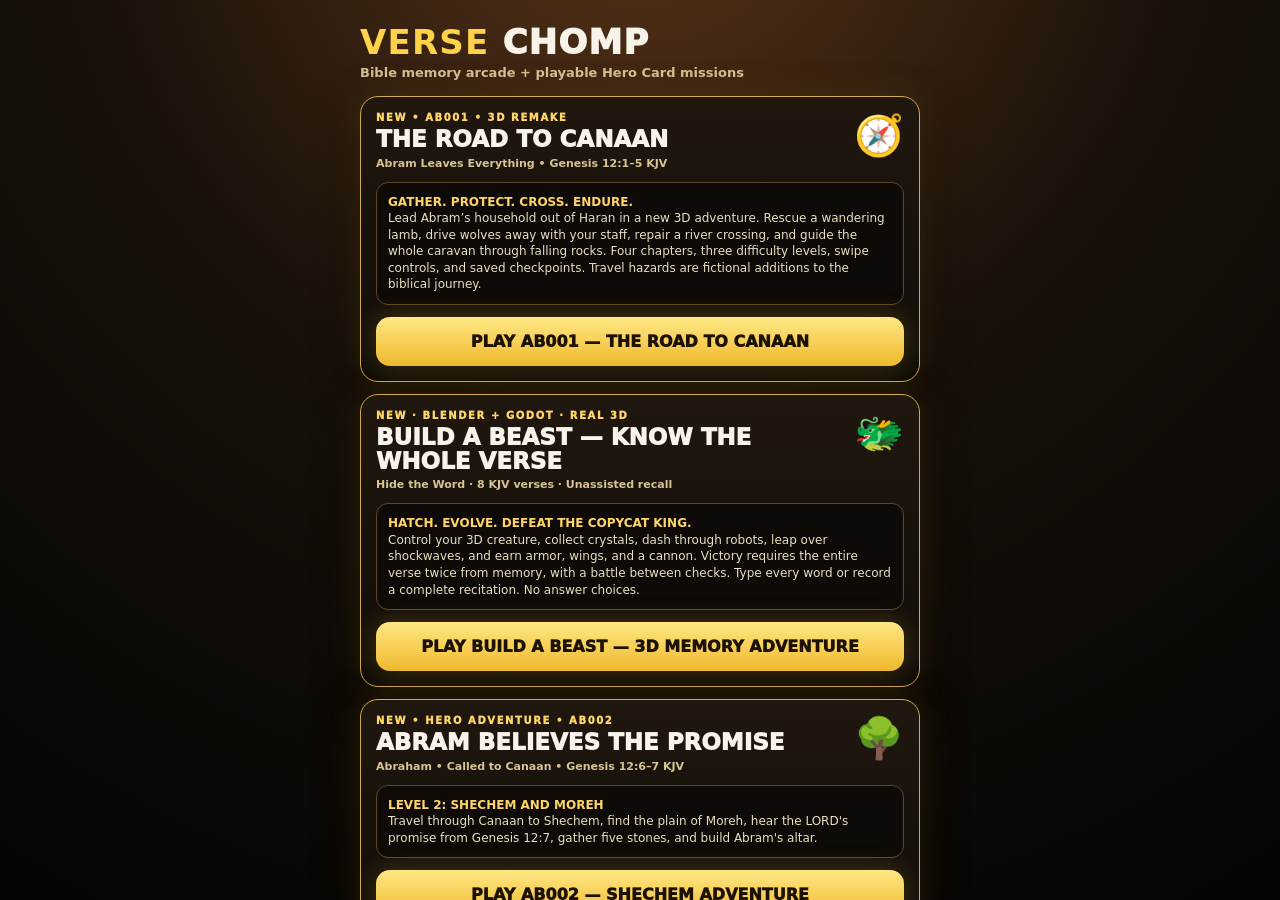
<file: index.html>
<!doctype html>
<html lang="en">
<head>
<meta charset="utf-8">
<meta name="viewport" content="width=device-width,initial-scale=1,viewport-fit=cover,user-scalable=no">
<meta http-equiv="Cache-Control" content="no-cache, no-store, must-revalidate">
<title>Verse Chomp — Hero Missions</title>
<link rel="stylesheet" href="app.css?v=2">
</head>
<body>
<section id="setup"><div class="wrap">
  <div class="logo"><b>VERSE</b> CHOMP</div>
  <div class="sub">Bible memory arcade + playable Hero Card missions</div>

  <div class="card heroCard">
    <div class="heroTop"><div><div class="heroBadge">NEW • AB001 • 3D REMAKE</div><div class="heroTitle">THE ROAD TO CANAAN</div><div class="heroRef">Abram Leaves Everything • Genesis 12:1–5 KJV</div></div><div class="camelMark">🧭</div></div>
    <div class="heroObjective"><b>GATHER. PROTECT. CROSS. ENDURE.</b><br>Lead Abram’s household out of Haran in a new 3D adventure. Rescue a wandering lamb, drive wolves away with your staff, repair a river crossing, and guide the whole caravan through falling rocks. Four chapters, three difficulty levels, swipe controls, and saved checkpoints. Travel hazards are fictional additions to the biblical journey.</div>
    <form action="./godot-ab001/" method="get"><button class="missionStart" type="submit">PLAY AB001 — THE ROAD TO CANAAN</button></form>
  </div>

  <div class="card heroCard">
    <div class="heroTop"><div><div class="heroBadge">NEW · BLENDER + GODOT · REAL 3D</div><div class="heroTitle">BUILD A BEAST — KNOW THE WHOLE VERSE</div><div class="heroRef">Hide the Word · 8 KJV verses · Unassisted recall</div></div><div class="camelMark">🐲</div></div>
    <div class="heroObjective"><b>HATCH. EVOLVE. DEFEAT THE COPYCAT KING.</b><br>Control your 3D creature, collect crystals, dash through robots, leap over shockwaves, and earn armor, wings, and a cannon. Victory requires the entire verse twice from memory, with a battle between checks. Type every word or record a complete recitation. No answer choices.</div>
    <form action="./beast/" method="get"><button class="missionStart" type="submit">PLAY BUILD A BEAST — 3D MEMORY ADVENTURE</button></form>
  </div>


  <div class="card heroCard">
    <div class="heroTop"><div><div class="heroBadge">NEW • HERO ADVENTURE • AB002</div><div class="heroTitle">ABRAM BELIEVES THE PROMISE</div><div class="heroRef">Abraham • Called to Canaan • Genesis 12:6–7 KJV</div></div><div class="camelMark">🌳</div></div>
    <div class="heroObjective"><b>LEVEL 2: SHECHEM AND MOREH</b><br>Travel through Canaan to Shechem, find the plain of Moreh, hear the LORD's promise from Genesis 12:7, gather five stones, and build Abram's altar.</div>
    <form action="./ab002-adventure/" method="get"><button class="missionStart" type="submit">PLAY AB002 — SHECHEM ADVENTURE</button></form>
  </div>



  <div class="card heroCard" hidden>
    <div class="heroTop"><div><div class="heroBadge">HERO MISSION • AB001</div><div class="heroTitle">GET THEE OUT OF THY COUNTRY</div><div class="heroRef">Abraham • Called to Canaan • Genesis 12:1–5 KJV</div></div><div class="camelMark">🐪</div></div>
    <div class="heroObjective"><b>FULL MISSION: LEAVE HARAN</b><br>Search the city, assemble Abram's entire caravan, force the city gate open, survive the road and rocky pass, and lead the caravan all the way into Canaan. The hazards are arcade obstacles; the story objectives follow Genesis 12:1–5.</div>
    <button id="startHero" class="missionStart">PLAY AB001 — FULL MISSION</button>
  </div>
  <div class="card"><h2>NEW IN AB001</h2>
    <div class="feature"><div class="ico">🏘️</div><div><b>A household depending on you</b><small>Find Sarai, Lot, the household, possessions, and animals. Bring everyone to each chapter’s exit.</small></div></div>
    <div class="feature"><div class="ico">🐺</div><div><b>Protect the back of the caravan</b><small>Drive wolves away with your staff, call stragglers, and decide when to spend energy running.</small></div></div>
    <div class="feature"><div class="ico">🌊</div><div><b>A crossing and a rockfall pass</b><small>Collect driftwood, repair the crossing, refill water, and dodge warned rockfall lanes.</small></div></div>
    <div class="feature"><div class="ico">📜</div><div><b>KJV story checkpoints</b><small>Genesis 12:1–5 frames the journey. Added travel encounters are clearly identified as fiction.</small></div></div>
  </div>
  <div class="card"><h2>BATTLE ROYALE</h2>
    <div class="feature"><div class="ico">⚔️</div><div><b>2–4 player endless Verse Chomp race</b><small>Use the same scrolling maze and buffered swipe movement as single-player, chomp the KJV verse in order, survive ghosts and the rising glitch, and trigger Verse Power every four correct words.</small></div></div>
    <form action="./royale/" method="get"><button class="verseStart" type="submit">PLAY BATTLE ROYALE</button></form>
  </div>
  <div class="card"><h2>VERSE CHOMP</h2><div class="feature"><div class="ico">📖</div><div><b>Romans 3:23 fixed-course verse run</b><small>Choose the KJV words in order through permanent word rooms while lions, serpents, wolves, and the closing darkness make every route matter.</small></div></div><button id="startVerse" class="verseStart">START VERSE RUN</button></div>
  <div class="card"><h2>SOUND</h2><div class="setting"><div><strong>Adaptive soundtrack</strong><small>Changes intensity with danger</small></div><button id="musicToggle" class="toggle on">ON</button></div><div class="setting"><div><strong>Music volume</strong></div><input id="volume" type="range" min="0" max="100" value="48"></div></div>
  <div class="note">Best in landscape. Swipe anywhere; turns are buffered before intersections.</div>
</div></section>

<section id="game">
  <div id="hud"><div id="ref">AB001 <em>HERO MISSION</em></div><div class="centerHud"><div id="zone" class="zone">HARAN</div><div id="objective" class="objective">ASSEMBLE THE CARAVAN</div></div><div class="stats"><span>♥ <b id="lives">3</b></span><span>★ <b id="score">0</b></span><span id="powerStat">⚡ <b id="power">0/4</b></span><button id="exit">✕</button></div></div>
  <canvas id="canvas"></canvas>
  <div id="missionStrip"><div class="missionHead"><span id="missionText">GATHER EVERYONE AND EVERYTHING</span><span id="missionCount">0/8</span></div><div class="missionBar"><i id="missionBarFill"></i></div></div>
  <div id="queue">•</div><div id="flash"></div><div id="hint">SWIPE TO MOVE<small>Swipe early — your turn is buffered.</small></div>
  <div id="story"><div class="storyCard"><div id="storyKicker" class="storyKicker">GENESIS 12:1 KJV</div><h1 id="storyTitle">THE CALL</h1><div id="storyVerse" class="scripture"></div><p id="storyText"></p><button id="storyGo">BEGIN MISSION</button></div></div>
  <div id="rotate"><div><div class="phone">📱</div><h2>Turn Sideways</h2><p>This mission is built for landscape.</p></div></div>
  <div id="end"><div class="endCard"><h1 id="endTitle">MISSION COMPLETE!</h1><p id="endText"></p><button id="again" class="again">PLAY AGAIN</button><button id="back" class="back">BACK TO MENU</button></div></div>
</section>
<script src="app.js?v=4"></script>
<script src="verse-upgrade.js?v=1"></script>
<script src="hero-art.js?v=3"></script>
<script src="dust-devil-fix.js?v=3"></script>
<script src="verse-predator-fix.js?v=2"></script>
<script src="verse-spent-words-fix.js?v=2"></script>
<script src="ab001-remake-link.js?v=1"></script>
</body>
</html>
</file>
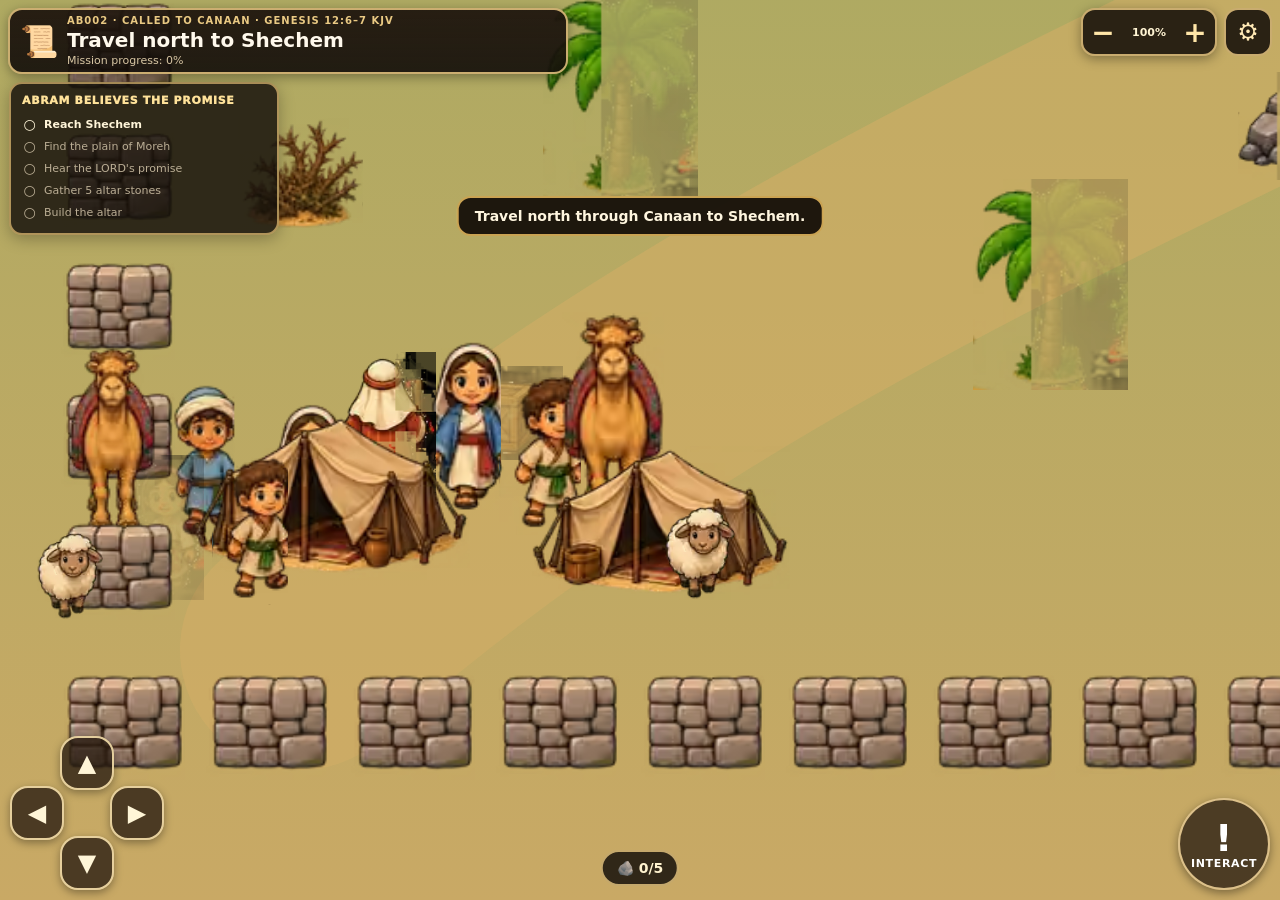
<file: ab002-adventure/index.html>
<!doctype html>
<html lang="en">
<head>
<meta charset="utf-8">
<meta name="viewport" content="width=device-width,initial-scale=1,viewport-fit=cover,user-scalable=no">
<meta http-equiv="Cache-Control" content="no-cache, no-store, must-revalidate">
<meta name="theme-color" content="#17120d">
<title>AB002 — Abram Believes the Promise</title>
<link rel="stylesheet" href="style.css?v=1">
</head>
<body>
<main id="gameShell" aria-label="AB002 Abraham adventure game">
  <canvas id="game" aria-label="Top-down Shechem adventure"></canvas>

  <section id="hud">
    <div class="missionCard">
      <div class="scrollIcon">📜</div>
      <div class="missionText">
        <div class="eyebrow">AB002 · CALLED TO CANAAN · GENESIS 12:6–7 KJV</div>
        <div id="objective">Travel to Shechem</div>
        <div id="progressText">Mission progress: 0%</div>
      </div>
    </div>
    <div class="topButtons">
      <div class="zoomBox" aria-label="Zoom controls">
        <button id="zoomOutButton" type="button" aria-label="Zoom out">−</button>
        <span id="zoomLevel">100%</span>
        <button id="zoomInButton" type="button" aria-label="Zoom in">+</button>
      </div>
      <button id="menuButton" class="roundButton" type="button" aria-label="Pause">⚙️</button>
    </div>
  </section>

  <section id="goalsPanel" aria-label="Mission goals">
    <div class="goalsTitle">ABRAM BELIEVES THE PROMISE</div>
    <div id="goal1" class="goal active"><span>○</span> Reach Shechem</div>
    <div id="goal2" class="goal"><span>○</span> Find the plain of Moreh</div>
    <div id="goal3" class="goal"><span>○</span> Hear the LORD's promise</div>
    <div id="goal4" class="goal"><span>○</span> Gather 5 altar stones</div>
    <div id="goal5" class="goal"><span>○</span> Build the altar</div>
  </section>

  <div id="stoneCounter" aria-live="polite">🪨 <b id="stones">0</b>/5</div>
  <div id="toast" role="status" aria-live="assertive"></div>

  <section id="controls" aria-label="Game controls">
    <div class="dpad">
      <button type="button" class="dir up" data-dir="up">▲</button>
      <button type="button" class="dir left" data-dir="left">◀</button>
      <button type="button" class="dir right" data-dir="right">▶</button>
      <button type="button" class="dir down" data-dir="down">▼</button>
    </div>
    <button id="interactButton" type="button" aria-label="Interact"><span class="bang">!</span><span>INTERACT</span></button>
  </section>

  <section id="loading" class="overlay visible" role="dialog">
    <div class="overlayCard compact">
      <div class="bigIcon">🌳</div>
      <div class="eyebrow">HERO CARD #2 · AB002</div>
      <h1>ABRAM BELIEVES THE PROMISE</h1>
      <p>Genesis 12:6–7</p>
      <div id="loadText">Loading custom Abraham adventure art…</div>
    </div>
  </section>

  <section id="scripture" class="overlay" role="dialog" aria-modal="true">
    <div class="overlayCard scriptureCard">
      <div class="eyebrow">GENESIS 12:7 · KJV</div>
      <h2>THE PROMISE AT SHECHEM</h2>
      <blockquote>“And the LORD appeared unto Abram, and said, Unto thy seed will I give this land: and there builded he an altar unto the LORD, who appeared unto him.”</blockquote>
      <p>Abram owns none of the land yet, but he believes the promise. Now gather stones and build the altar.</p>
      <button id="continueButton" class="primaryButton" type="button">CONTINUE MISSION</button>
    </div>
  </section>

  <section id="pause" class="overlay" role="dialog">
    <div class="overlayCard compact">
      <div class="bigIcon">🗺️</div><h2>MISSION PAUSED</h2>
      <button id="resumeButton" class="primaryButton" type="button">RESUME</button>
      <button id="restartButton" class="secondaryButton" type="button">RESTART AB002</button>
      <p><a href="../">BACK TO TEST GAMES</a></p>
    </div>
  </section>

  <section id="complete" class="overlay" role="dialog">
    <div class="overlayCard completeCard">
      <div class="bigIcon">⭐</div>
      <div class="eyebrow">HERO CARD #2 · AB002</div>
      <h1>MISSION COMPLETE</h1>
      <p>Abram reached Shechem, believed God's promise, and built an altar unto the LORD.</p>
      <div class="earned">AB002 EARNED</div>
      <button id="playAgainButton" class="primaryButton" type="button">PLAY AGAIN</button>
      <a class="nextButton" href="../">BACK TO TEST GAMES</a>
    </div>
  </section>
</main>
<script src="game.js?v=1"></script>
</body>
</html>
</file>
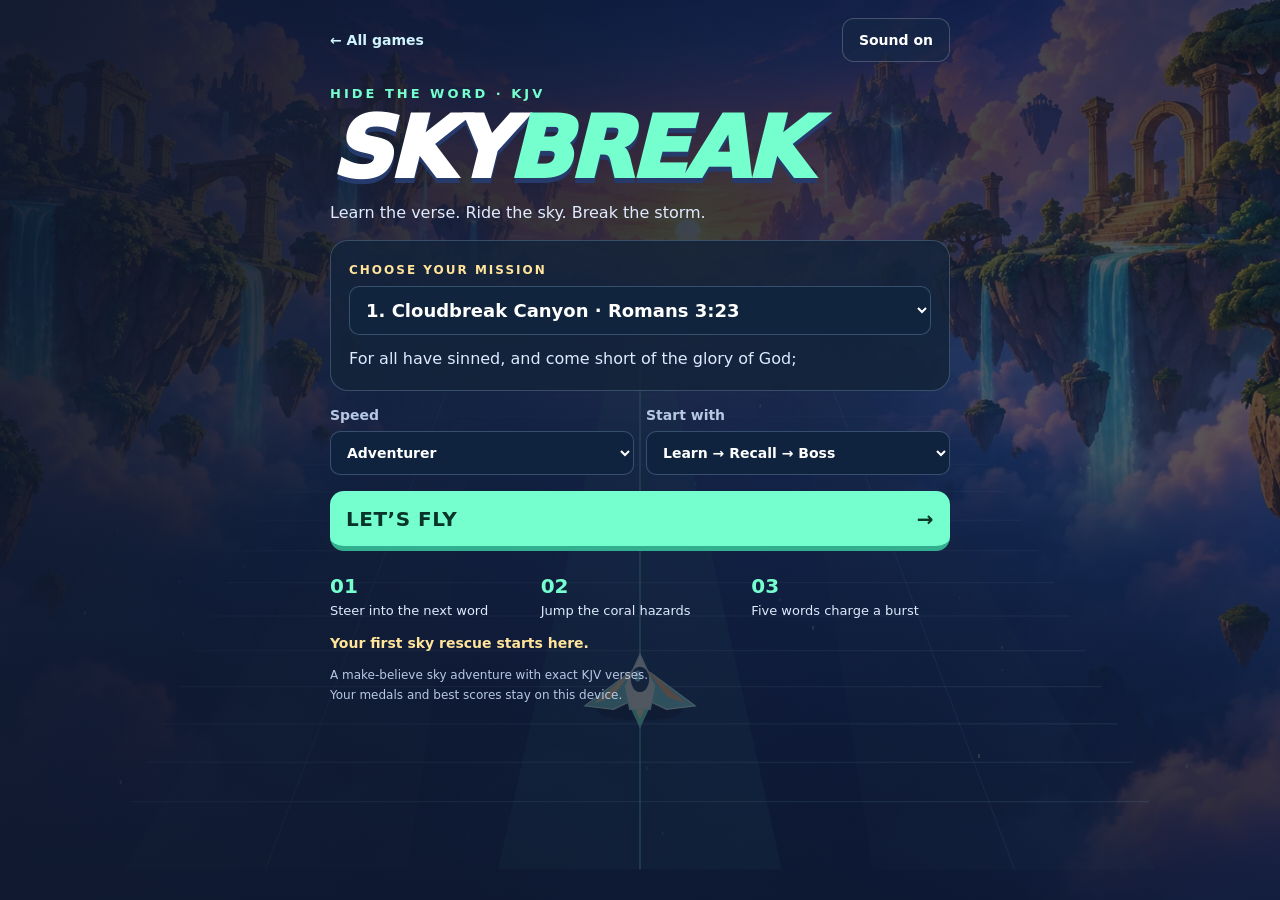
<file: skybreak/index.html>
<!doctype html>
<html lang="en">
<head>
  <meta charset="utf-8">
  <meta name="viewport" content="width=device-width,initial-scale=1,viewport-fit=cover">
  <meta name="theme-color" content="#101831">
  <meta name="description" content="A swipe-controlled KJV Bible memory sky adventure. Dodge, jump, collect the verse, and break the storm.">
  <title>Hide the Word: Skybreak</title>
  <link rel="stylesheet" href="style.css?v=1">
</head>
<body>
<main id="app">
  <canvas id="world" aria-label="Skybreak game: swipe left or right to change lanes, up to jump, down to burst. You can also tap the lane buttons."></canvas>
  <header id="hud" hidden>
    <div class="hudline"><span class="brand">SKYBREAK</span><span id="stageLabel"></span><button id="pauseBtn" aria-label="Pause game">Ⅱ</button></div>
    <div class="hudline stats"><span id="health"></span><span id="score">0</span><span id="combo">×1</span></div>
    <div class="versepanel"><div class="versehead"><b id="reference"></b><span id="wordCount"></span></div><p id="verse"></p></div>
    <div id="bossHud" hidden><span>STORM ENGINE</span><progress id="bossBar" max="100" value="100"></progress></div>
  </header>
  <div id="announcement" role="status" aria-live="polite"></div>
  <div id="target" hidden><span id="targetLabel">NEXT WORD</span><strong id="targetWord"></strong></div>
  <footer id="controls" hidden>
    <div class="actionrow"><button id="hintBtn">Reveal word</button><button id="jumpBtn">↑ JUMP</button><button id="burstBtn">↓ BURST <span id="charge">0/5</span></button></div>
    <div id="lanes" class="lanebuttons"><button data-lane="0" aria-label="Left lane"></button><button data-lane="1" aria-label="Middle lane"></button><button data-lane="2" aria-label="Right lane"></button></div>
    <p id="controlHint">Swipe ← → to steer · ↑ jump · ↓ burst</p>
  </footer>
  <section id="menu" class="screen">
    <div class="menucontent">
      <div class="topline"><a href="../">← All games</a><button id="soundBtn" aria-pressed="true">Sound on</button></div>
      <div class="titleblock"><p class="eyebrow">HIDE THE WORD · KJV</p><h1>SKY<span>BREAK</span></h1><p class="tagline">Learn the verse. Ride the sky. Break the storm.</p></div>
      <div class="missionselect"><label for="mission">CHOOSE YOUR MISSION</label><select id="mission"></select><p id="missionVerse"></p></div>
      <div class="optionrow"><label>Speed<select id="difficulty"><option value="easy">Explorer</option><option value="normal" selected>Adventurer</option><option value="hard">Sky legend</option></select></label><label>Start with<select id="startMode"><option value="0">Learn → Recall → Boss</option><option value="1">Recall → Boss</option><option value="2">Boss challenge</option></select></label></div>
      <button id="playBtn" class="primary">LET’S FLY <span>→</span></button>
      <div class="how"><span><b>01</b> Steer into the next word</span><span><b>02</b> Jump the coral hazards</span><span><b>03</b> Five words charge a burst</span></div>
      <p id="record" class="record"></p><p class="smallprint">A make-believe sky adventure with exact KJV verses.<br>Your medals and best scores stay on this device.</p>
    </div>
  </section>
  <section id="overlay" class="screen" hidden role="dialog" aria-modal="true" aria-labelledby="overlayTitle"><div class="dialog"><p id="overlayKicker" class="eyebrow"></p><h2 id="overlayTitle"></h2><div id="overlayBody"></div><div id="overlayActions"></div></div></section>
</main>
<script src="core.js?v=1"></script>
<script src="game.js?v=1"></script>
</body></html>
</file>
<file: app.css>
:root{--gold:#ffd24a;--cream:#fff3c7;--ink:#f7f3e8;--muted:#b9b08c;--panel:#16130f;--line:#68522d;--good:#7ff0a5;--bad:#ff7474}
*{box-sizing:border-box;-webkit-tap-highlight-color:transparent}
html,body{margin:0;width:100%;height:100%;overflow:hidden;background:#050403;color:var(--ink);font-family:system-ui,-apple-system,"Segoe UI",sans-serif}
button,input{font:inherit}
#setup{position:fixed;inset:0;overflow:auto;padding:18px;background:radial-gradient(circle at 50% -15%,#5b3519,#18110a 46%,#050403)}
.wrap{width:min(100%,560px);margin:auto}.logo{font-size:34px;font-weight:1000;letter-spacing:.035em;margin-top:4px}.logo b{color:var(--gold)}
.sub{color:#d0bd91;font-weight:750;font-size:13px;margin:3px 0 16px}.card{background:linear-gradient(#20170f,#100d09);border:1px solid #7b5f34;border-radius:18px;padding:15px;margin-bottom:12px;box-shadow:0 14px 42px #0009}
.heroCard{border-color:#d1a84a;box-shadow:0 0 34px #e4a82a25,0 16px 44px #0009}.heroTop{display:flex;justify-content:space-between;gap:12px;align-items:flex-start}.heroBadge{font-size:10px;font-weight:1000;letter-spacing:.16em;color:#ffd568}.heroTitle{font-size:23px;font-weight:1000;line-height:1.03;margin-top:5px}.heroRef{font-size:11px;color:#d7c394;font-weight:800;margin-top:5px}.heroObjective{margin-top:12px;padding:11px;border-radius:12px;background:#0d0a07;border:1px solid #5e4728;color:#e9dec2;font-size:12px;line-height:1.38}.heroObjective b{color:#ffd568}.missionStart,.verseStart{width:100%;border:0;border-radius:14px;padding:15px;margin-top:12px;font-weight:1000}.missionStart{background:linear-gradient(#ffe884,#efb82d);color:#1d1202;box-shadow:0 0 26px #ffc83c38}.verseStart{background:#28345d;color:white}
.card h2{font-size:11px;letter-spacing:.14em;color:#d9c59a;margin:0 0 10px}.feature{display:flex;gap:10px;align-items:flex-start;padding:8px 0;border-bottom:1px solid #362a19}.feature:last-child{border:0}.ico{font-size:23px}.feature b{font-size:13px}.feature small{display:block;color:#aa9b78;line-height:1.3;margin-top:2px}.setting{display:flex;align-items:center;justify-content:space-between;gap:12px;margin:10px 0}.setting strong{font-size:13px}.setting small{display:block;color:#9d8d6e;margin-top:2px}.toggle{border:1px solid #806335;background:#1d160d;color:#fff0bf;border-radius:10px;padding:8px 11px;font-weight:900}.toggle.on{background:#493719;border-color:#d7ad55}input[type=range]{width:180px;accent-color:var(--gold)}.note{text-align:center;color:#96866a;font-size:11px;line-height:1.4;margin-top:8px}
#game{display:none;position:fixed;inset:0;background:#030303;touch-action:none;user-select:none;-webkit-user-select:none}body.playing #setup{display:none}body.playing #game{display:block}
#hud{position:absolute;z-index:30;left:0;right:0;top:0;height:42px;background:rgba(8,6,3,.96);border-bottom:1px solid #725629;display:grid;grid-template-columns:auto 1fr auto;align-items:center;gap:8px;padding:0 8px}
#ref{font-weight:1000;font-size:11px;letter-spacing:.055em;white-space:nowrap;color:#ffe39a}#ref em{font-style:normal;color:#91e8a7;font-size:8px}.centerHud{min-width:0}.zone{font-size:9px;font-weight:1000;letter-spacing:.12em;color:#e9c96f;text-align:center}.objective{font-size:11px;font-weight:950;white-space:nowrap;overflow:hidden;text-overflow:ellipsis;text-align:center}.stats{display:flex;align-items:center;gap:7px;font-size:9px;font-weight:1000;white-space:nowrap;color:#c6b993}.stats b{color:white}#exit{border:0;border-radius:8px;padding:5px 7px;background:#2a2114;color:#f7e8bd;font-weight:1000}
#canvas{position:absolute;left:0;right:0;top:42px;bottom:0;width:100vw;height:calc(100vh - 42px);display:block;background:#050403}
#missionStrip{position:absolute;z-index:26;top:48px;left:50%;transform:translateX(-50%);width:min(72vw,540px);padding:7px 10px;border-radius:12px;background:#0b0805df;border:1px solid #9a7538;pointer-events:none}.missionHead{display:flex;justify-content:space-between;gap:12px;font-size:9px;font-weight:1000;letter-spacing:.05em;color:#fff1c5}.missionBar{height:4px;background:#3a2b17;border-radius:9px;margin-top:5px;overflow:hidden}.missionBar i{display:block;height:100%;width:0;background:#ffd24a;transition:.25s}
#queue{position:absolute;z-index:27;left:10px;bottom:10px;width:42px;height:42px;border-radius:50%;display:grid;place-items:center;background:#0b0906dd;border:1px solid #947039;color:#ffd24a;font-size:27px;font-weight:1000;pointer-events:none}
#flash{position:absolute;z-index:35;left:50%;top:52%;transform:translate(-50%,-50%);background:#0c0906ef;border:1px solid #c79a45;border-radius:999px;padding:9px 15px;font-weight:1000;opacity:0;transition:.14s;pointer-events:none;white-space:nowrap}#flash.show{opacity:1}#flash.good{color:#b9ffd0;border-color:#66d58c}#flash.bad{color:#ffb4b4;border-color:#e85a5a}
#hint{position:absolute;z-index:28;left:50%;bottom:16px;transform:translateX(-50%);background:#090704e8;border:1px solid #876632;border-radius:14px;padding:9px 14px;text-align:center;font-weight:900;pointer-events:none;transition:.3s;font-size:12px}#hint small{display:block;color:#b3a27f;font-weight:700;margin-top:2px}#hint.hide{opacity:0;transform:translate(-50%,15px)}
#story{display:none;position:absolute;z-index:45;inset:42px 0 0;background:radial-gradient(circle at 50% 35%,#5d3a1d,#150f08 54%,#050403);place-items:center;padding:18px;text-align:center}#story.show{display:grid}.storyCard{width:min(92vw,560px);border:1px solid #c3943e;background:#120d08ee;border-radius:20px;padding:20px;box-shadow:0 20px 80px #000}.storyKicker{font-size:10px;font-weight:1000;letter-spacing:.18em;color:#f3c85c}.storyCard h1{font-size:28px;line-height:1.02;margin:7px 0}.storyCard p{color:#dfd0ae;line-height:1.45;font-size:13px}.scripture{padding:11px;margin:12px 0;background:#0b0805;border:1px solid #59411f;border-radius:12px;color:#fff0c6;font-family:Georgia,serif;font-size:14px}.storyCard button{width:100%;border:0;border-radius:13px;padding:13px;background:linear-gradient(#ffe788,#eeb42e);color:#201300;font-weight:1000}
#rotate{display:none;position:absolute;z-index:60;inset:42px 0 0;background:#050403f5;place-items:center;text-align:center;padding:30px}#rotate .phone{font-size:56px;transform:rotate(90deg)}#rotate h2{margin:8px 0 4px}#rotate p{margin:0;color:#bba980;font-weight:700}
#end{display:none;position:absolute;z-index:55;inset:42px 0 0;background:#040302ee;place-items:center;padding:20px;text-align:center}#end.show{display:grid}.endCard{width:min(90vw,460px);padding:22px;background:#151008;border:1px solid #c99b43;border-radius:20px;box-shadow:0 18px 70px #000}.endCard h1{margin:0;color:#ffd45e;font-size:30px}.endCard p{color:#d9cbaa;line-height:1.45}.endCard button{width:100%;border:0;border-radius:13px;padding:13px;margin-top:8px;font-weight:1000}.again{background:linear-gradient(#ffe784,#efb62f);color:#1b1102}.back{background:#2b2418;color:#f9edca}
@media(orientation:portrait){body.playing #rotate{display:grid}}
.camelMark{font-size:40px}
</file>
<file: ab002-adventure/style.css>
:root{color-scheme:dark;font-family:Inter,ui-sans-serif,system-ui,-apple-system,BlinkMacSystemFont,"Segoe UI",sans-serif;--ink:#fff7e4;--gold:#e9b74a;--gold2:#ffd978;--panel:rgba(24,18,12,.9)}
*{box-sizing:border-box;-webkit-tap-highlight-color:transparent}html,body{margin:0;width:100%;height:100%;overflow:hidden;background:#15100b}body{overscroll-behavior:none}button{font:inherit}#gameShell{position:relative;width:100%;height:100%;overflow:hidden;background:#15100b;touch-action:none;user-select:none}#game{display:block;width:100%;height:100%;background:#b8a35f}
#hud{position:absolute;z-index:12;top:max(8px,env(safe-area-inset-top));left:max(8px,env(safe-area-inset-left));right:max(8px,env(safe-area-inset-right));display:flex;justify-content:space-between;gap:8px;pointer-events:none}.missionCard{pointer-events:none;display:flex;align-items:center;width:min(560px,calc(100% - 210px));min-height:60px;padding:6px 10px;border:2px solid rgba(246,211,137,.8);border-radius:14px;background:linear-gradient(180deg,rgba(31,22,14,.95),rgba(19,14,10,.91));box-shadow:0 3px 12px rgba(0,0,0,.35)}.scrollIcon{font-size:31px;margin-right:8px}.missionText{min-width:0;line-height:1.05}.eyebrow{font-size:10px;letter-spacing:.1em;font-weight:900;color:#e9c983;text-transform:uppercase}#objective{margin-top:3px;font-weight:900;font-size:clamp(14px,2.5vw,20px);color:#fff9ec;white-space:nowrap;overflow:hidden;text-overflow:ellipsis}#progressText{margin-top:4px;font-size:11px;color:#d9c7a5}.topButtons{display:flex;align-items:flex-start;gap:7px;pointer-events:auto}.zoomBox{height:48px;display:flex;align-items:center;border:2px solid rgba(246,211,137,.78);border-radius:14px;overflow:hidden;background:rgba(27,20,13,.91);box-shadow:0 3px 12px rgba(0,0,0,.35)}.zoomBox button{width:40px;height:44px;border:0;background:transparent;color:#ffe6a8;font-size:28px;font-weight:900}.zoomBox button:active{background:rgba(199,143,55,.35)}#zoomLevel{width:52px;text-align:center;font-size:11px;font-weight:900;color:#fff5d4}.roundButton{width:48px;height:48px;border:2px solid rgba(246,211,137,.78);border-radius:14px;background:rgba(27,20,13,.91);color:#ffe9b5;font-size:24px}
#goalsPanel{position:absolute;z-index:11;left:max(9px,env(safe-area-inset-left));top:82px;width:min(270px,44vw);padding:10px 11px;border:2px solid rgba(244,205,125,.65);border-radius:13px;background:rgba(22,17,11,.84);box-shadow:0 4px 16px rgba(0,0,0,.27);pointer-events:none}.goalsTitle{font-size:11px;font-weight:1000;color:#ffe29a;letter-spacing:.06em;margin-bottom:6px}.goal{font-size:11px;color:#bbae95;padding:3px 0;display:flex;gap:7px;align-items:center}.goal span{font-size:14px;width:15px;text-align:center}.goal.active{color:#fff5d9;font-weight:900}.goal.done{color:#91e9aa;text-decoration:line-through;opacity:.8}
#stoneCounter{position:absolute;z-index:11;left:50%;bottom:max(14px,env(safe-area-inset-bottom));transform:translateX(-50%);padding:8px 14px;border-radius:999px;border:2px solid rgba(246,211,137,.75);background:rgba(24,18,12,.86);font-weight:900;color:#fff3cf;font-size:14px;pointer-events:none}#toast{position:absolute;z-index:18;left:50%;top:24%;transform:translate(-50%,-50%) scale(.96);max-width:min(84%,540px);padding:10px 16px;border-radius:14px;background:rgba(22,15,9,.95);border:2px solid rgba(244,198,101,.8);color:#fff6df;font-size:14px;font-weight:800;text-align:center;opacity:0;transition:opacity .18s ease,transform .18s ease;pointer-events:none}#toast.show{opacity:1;transform:translate(-50%,-50%) scale(1)}
#controls{position:absolute;z-index:14;inset:auto max(10px,env(safe-area-inset-right)) max(10px,env(safe-area-inset-bottom)) max(10px,env(safe-area-inset-left));display:flex;align-items:flex-end;justify-content:space-between;pointer-events:none}.dpad{position:relative;width:154px;height:154px;pointer-events:auto}.dir{position:absolute;width:54px;height:54px;border:2px solid rgba(255,232,177,.86);border-radius:18px;color:#fff5d7;background:rgba(40,28,17,.78);box-shadow:0 3px 9px rgba(0,0,0,.35);font-size:24px;font-weight:900;touch-action:none}.dir:active,.dir.active{background:rgba(151,101,44,.9);transform:scale(.96)}.dir.up{left:50px;top:0}.dir.down{left:50px;bottom:0}.dir.left{left:0;top:50px}.dir.right{right:0;top:50px}#interactButton{pointer-events:auto;width:92px;height:92px;border:2px solid rgba(255,226,163,.8);border-radius:50%;background:rgba(40,28,17,.77);color:white;font-weight:900;font-size:11px;letter-spacing:.06em;display:flex;flex-direction:column;align-items:center;justify-content:center;touch-action:none;box-shadow:0 3px 10px rgba(0,0,0,.4)}#interactButton .bang{font-size:38px;line-height:1}#interactButton:active{transform:scale(.96)}
.overlay{position:absolute;z-index:30;inset:0;display:none;place-items:center;padding:16px;background:rgba(9,7,5,.73);overflow:auto}.overlay.visible{display:grid}.overlayCard{width:min(620px,94vw);max-height:92vh;overflow:auto;padding:18px;border:3px solid #d5a649;border-radius:22px;background:linear-gradient(180deg,rgba(55,39,22,.98),rgba(24,17,11,.99));color:#fff4dc;text-align:center;box-shadow:0 16px 50px rgba(0,0,0,.5),inset 0 0 0 2px rgba(255,231,174,.12)}.overlayCard h1,.overlayCard h2{margin:5px 0 9px;color:#ffe4a0;line-height:1}.overlayCard h1{font-size:clamp(28px,6vw,46px)}.overlayCard h2{font-size:28px}.overlayCard p{margin:8px auto 14px;max-width:540px;line-height:1.4;color:#eee0c4}.overlayCard blockquote{margin:15px auto;padding:15px;max-width:560px;border-left:4px solid #d9a13f;background:rgba(255,243,211,.08);font:700 clamp(18px,3vw,25px)/1.35 Georgia,serif;color:#fff8e7}.bigIcon{font-size:52px}.primaryButton,.secondaryButton,.nextButton{display:inline-flex;align-items:center;justify-content:center;min-height:48px;min-width:180px;padding:10px 18px;margin:5px;border-radius:14px;font-weight:1000;letter-spacing:.04em;text-decoration:none}.primaryButton{border:2px solid #ffe2a0;background:linear-gradient(#d9a13f,#a86a24);color:#1a1007}.secondaryButton,.nextButton{border:2px solid #8d785b;background:#2f261d;color:#fff4dc}.earned{display:inline-block;margin:3px 0 10px;padding:8px 14px;border-radius:999px;background:#1c5d35;border:2px solid #79d89d;color:#eaffef;font-weight:1000;letter-spacing:.09em}.compact{width:min(430px,92vw)}.overlayCard a{color:#ffe4a0;font-weight:900}
@media(max-height:430px){.missionCard{min-height:50px;width:min(500px,calc(100% - 195px))}.eyebrow{font-size:8px}#objective{font-size:13px}#progressText{font-size:9px}#goalsPanel{top:68px;padding:6px 8px;width:230px}.goalsTitle{font-size:9px}.goal{font-size:9px;padding:1px 0}.dpad{width:126px;height:126px}.dir{width:46px;height:46px;border-radius:15px;font-size:20px}.dir.up,.dir.down{left:40px}.dir.left,.dir.right{top:40px}#interactButton{width:76px;height:76px;font-size:9px}.zoomBox{height:42px}.zoomBox button{width:34px;height:38px}.roundButton{width:42px;height:42px}.overlayCard{padding:10px 14px}.overlayCard blockquote{font-size:16px;margin:8px auto;padding:8px}.overlayCard p{font-size:12px;margin:5px auto 8px}.primaryButton,.secondaryButton,.nextButton{min-height:42px;padding:7px 13px}}
@media(max-width:620px) and (orientation:portrait){.missionCard{width:calc(100% - 185px)}#goalsPanel{width:56vw}.goalsTitle{font-size:9px}.goal{font-size:9px}.dpad{width:140px;height:140px}.dir{width:50px;height:50px}.dir.up,.dir.down{left:45px}.dir.left,.dir.right{top:45px}#interactButton{width:82px;height:82px}}
</file>
<file: skybreak/style.css>
:root{color-scheme:dark;--ink:#111a35;--mint:#75ffce;--gold:#ffe49a;--muted:#b7c8e5;--pink:#ff7e99;font-family:ui-rounded,"Trebuchet MS",system-ui,sans-serif}*{box-sizing:border-box}body{margin:0;background:#101831;color:#fff}button,select,a{-webkit-tap-highlight-color:transparent}button,select{font:inherit}button,a,select{touch-action:manipulation}button{cursor:pointer;border:1px solid #ffffff35;background:#142443e8;color:#fff;border-radius:12px;min-height:44px;font-weight:800;padding:10px 16px}button:hover{filter:brightness(1.15)}button:active{transform:translateY(2px)}button:focus-visible,a:focus-visible,select:focus-visible{outline:3px solid var(--mint);outline-offset:3px}button:disabled{opacity:.5;cursor:default}a{color:#d0f5ff;text-decoration:none;font-weight:700}#app{height:100svh;height:100dvh;position:relative;overflow:hidden;isolation:isolate}#world{display:block;width:100%;height:100%;touch-action:none}body.playing{overscroll-behavior:none}.screen{position:absolute;inset:0;overflow-y:auto;overscroll-behavior:contain;background:linear-gradient(110deg,#10182bef,#10182b8a);padding:max(18px,env(safe-area-inset-top)) max(18px,env(safe-area-inset-right)) max(22px,env(safe-area-inset-bottom)) max(18px,env(safe-area-inset-left))}.menucontent{width:min(100%,620px);margin:auto}.topline{display:flex;align-items:center;justify-content:space-between;gap:12px;font-size:14px}.topline button{background:#16274490;font-size:14px}.titleblock{padding:24px 0 18px}.eyebrow{font-size:13px;letter-spacing:3px;font-weight:900;color:var(--mint);margin:0 0 10px}h1{font-size:clamp(50px,13vw,85px);line-height:.85;letter-spacing:-4px;margin:12px 0 18px;font-weight:1000;font-style:italic;text-shadow:0 5px 0 #263b6b}h1 span{color:var(--mint)}.tagline{font-size:16px;color:#e1ebff;margin:0}.missionselect{padding:18px;border:1px solid #b0d9ff3b;background:#13243ad9;border-radius:18px}.missionselect label{font-size:12px;font-weight:900;letter-spacing:2px;color:var(--gold)}select{display:block;border:1px solid #7697bd60;border-radius:10px;background:#10233e;color:#fff;font-size:16px;padding:12px;width:100%;margin:8px 0 0}.missionselect select{background:#10253d;font-weight:800;font-size:18px}.missionselect p{font-size:16px;line-height:1.55;color:#dfeaff;margin:12px 0 0}.optionrow{display:flex;gap:12px;margin:16px 0}.optionrow label{flex:1;min-width:0;color:var(--muted);font-size:14px;font-weight:700}.optionrow select{font-size:14px}.primary{background:var(--mint);color:#083429;border:0;border-bottom:5px solid #32af8e;border-radius:14px;font-size:20px;letter-spacing:.5px;width:100%;min-height:60px;display:flex;align-items:center;justify-content:space-between}.how{display:flex;gap:12px;margin-top:20px;font-size:13px;line-height:1.5;color:#e0eafd}.how span{flex:1}.how b{display:block;color:var(--mint);font-size:20px}.record{font-size:14px;color:var(--gold);font-weight:700}.smallprint{font-size:12px;line-height:1.7;color:var(--muted)}#hud{position:absolute;top:0;left:0;right:0;padding:max(8px,env(safe-area-inset-top)) max(12px,env(safe-area-inset-right)) 6px max(12px,env(safe-area-inset-left));background:linear-gradient(#0a112bef,#0e1b33bf,transparent);pointer-events:none}#hud button{pointer-events:auto;min-height:36px;padding:4px 12px}.hudline{display:flex;gap:10px;align-items:center;justify-content:space-between}.brand{font-weight:1000;font-style:italic;letter-spacing:1px;color:var(--mint);font-size:18px}#stageLabel{font-weight:800;letter-spacing:1px;font-size:12px;color:var(--gold)}.stats{font-weight:900;font-size:18px;justify-content:flex-start;gap:22px;padding:6px 0}#health{color:var(--pink);letter-spacing:3px}#score{color:var(--gold)}#combo{color:var(--mint)}.versepanel{border:1px solid #9dbdff30;border-radius:12px;background:#0d193bdc;padding:9px 12px;max-width:850px;margin:0 auto;pointer-events:auto}.versehead{display:flex;align-items:center;justify-content:space-between;color:var(--gold);font-size:13px;gap:12px}#verse{font-size:clamp(14px,3.7vw,18px);line-height:1.45;margin:5px 0 0;max-height:23vh;overflow-y:auto;overscroll-behavior:contain}#verse span{color:#d1daec}#verse .done{color:var(--mint)}#verse .current{background:var(--gold);color:#1b2541;border-radius:4px;padding:1px 3px}#verse .masked{color:#8194b7}#bossHud{width:min(420px,80%);margin:8px auto 0;text-align:center;font-size:11px;letter-spacing:3px;font-weight:900;color:var(--pink)}progress{width:100%;display:block;height:10px;margin-top:5px;accent-color:var(--pink)}#target{position:absolute;left:50%;transform:translateX(-50%);top:26%;text-align:center;pointer-events:none;padding:7px 20px;background:#101b3980;border-radius:12px;max-width:90%}#target span{display:block;letter-spacing:2px;font-size:11px;font-weight:900;color:#c9d7ed}#target strong{font-size:clamp(22px,5vw,32px);color:var(--gold)}#controls{position:absolute;bottom:0;left:0;right:0;padding:8px max(12px,env(safe-area-inset-right)) max(8px,env(safe-area-inset-bottom)) max(12px,env(safe-area-inset-left));background:linear-gradient(transparent,#0c142bdd 45%)}.actionrow{display:flex;gap:8px;margin:0 auto 8px;max-width:660px}.actionrow button{flex:1;font-size:13px;padding:8px 5px}.actionrow #burstBtn{color:var(--mint);border-color:#75ffce60}.actionrow #burstBtn.ready{background:var(--mint);color:#11332e;box-shadow:0 0 22px #75ffce60}.lanebuttons{display:flex;gap:8px;max-width:660px;margin:auto}.lanebuttons button{flex:1;min-width:0;height:52px;font-size:clamp(15px,4vw,21px);padding:6px 3px;background:#1c3155ed;border:2px solid #6087b85e}.lanebuttons button.selected{border-color:var(--mint);box-shadow:0 0 16px #75ffce30;background:#244d62}.lanebuttons button.correct{border-color:var(--gold);background:#766231}#controlHint{font-size:11px;color:#b7c8e5;text-align:center;margin:6px 0 0}#announcement{position:absolute;z-index:3;top:48%;left:50%;transform:translate(-50%,-50%);max-width:90%;width:max-content;padding:10px 18px;border-radius:14px;color:#fff;background:#122245e8;border:1px solid #b2d5ff55;font-size:clamp(17px,4.5vw,26px);font-weight:900;text-align:center;opacity:0;pointer-events:none;transition:opacity .15s}#announcement.visible{opacity:1}#overlay{z-index:5;display:flex;align-items:flex-start;justify-content:center;background:#08132bdc;backdrop-filter:blur(10px)}.dialog{width:min(100%,510px);margin:auto;border:1px solid #a8d5ff4a;border-radius:24px;background:linear-gradient(150deg,#203553,#101c34);padding:24px;box-shadow:0 25px 80px #0008}.dialog h2{font-size:clamp(27px,7vw,40px);margin:0 0 14px;letter-spacing:-1px}.dialog p{color:#d7e4f6;font-size:16px;line-height:1.5}.dialog .quote{color:var(--gold);font-size:18px;line-height:1.55}.dialog .resultstats{display:flex;justify-content:space-around;text-align:center;margin:20px 0;gap:12px}.resultstats strong{display:block;font-size:27px;color:var(--mint)}.resultstats span{font-size:12px;color:var(--muted)}#overlayActions{display:grid;gap:10px;margin-top:18px}#overlayActions button{text-align:left;white-space:normal}#overlayActions button small{display:block;font-weight:400;color:#c5d6eb;font-size:13px;margin-top:4px}.medal{font-size:54px;line-height:1.2}[hidden]{display:none!important}@media(orientation:landscape) and (max-height:600px){.menucontent{max-width:880px;display:grid;grid-template-columns:1fr 1fr;gap:12px 24px}.topline{grid-column:1/-1}.titleblock{padding:10px 0;grid-column:1}.titleblock h1{font-size:60px}.missionselect{grid-column:2;grid-row:2/4}.optionrow{margin:0}.primary{grid-column:2}.how{margin:0}.record,.smallprint{margin:0}.hudline{max-width:30%;font-size:14px}.stats{gap:10px}.brand{font-size:14px}#stageLabel{font-size:10px}.versepanel{position:absolute;top:8px;left:32%;right:10px;padding:7px 10px}#verse{font-size:14px;max-height:21vh}.versehead{font-size:11px}#target{top:28%;padding:4px 14px}#target strong{font-size:22px}#target span{font-size:10px}#controls{display:grid;grid-template-columns:1fr 1.4fr;gap:8px;align-items:end}.actionrow,.lanebuttons{width:100%;margin:0}.lanebuttons button{height:44px;font-size:18px}#controlHint{grid-column:1/-1;margin:0}#bossHud{position:absolute;top:86px;left:12px;width:23%;font-size:10px}.dialog{padding:20px;margin:auto}.dialog h2{font-size:30px}.dialog p{margin:8px 0}.dialog .quote{font-size:16px}.resultstats{margin:10px 0!important}.medal{font-size:36px}}@media(prefers-reduced-motion:reduce){*{scroll-behavior:auto!important;transition:none!important}}
</file>
